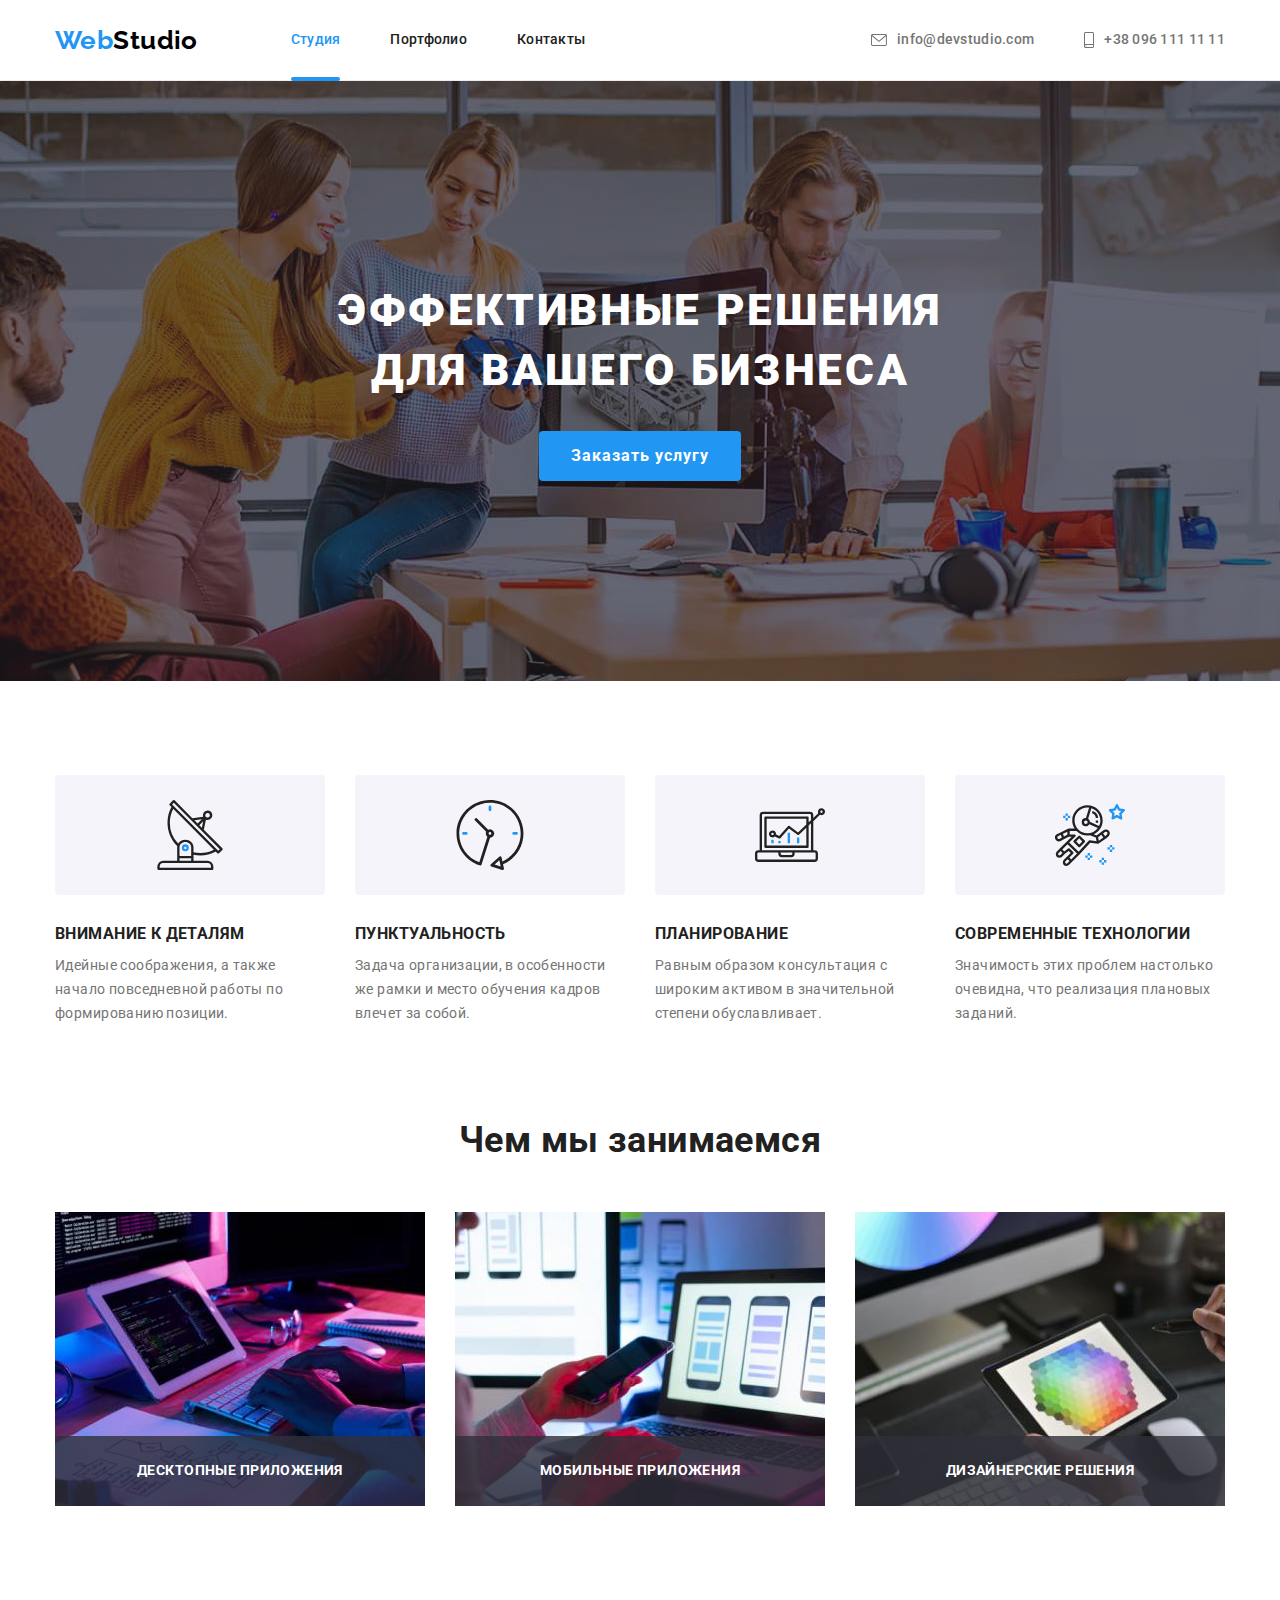
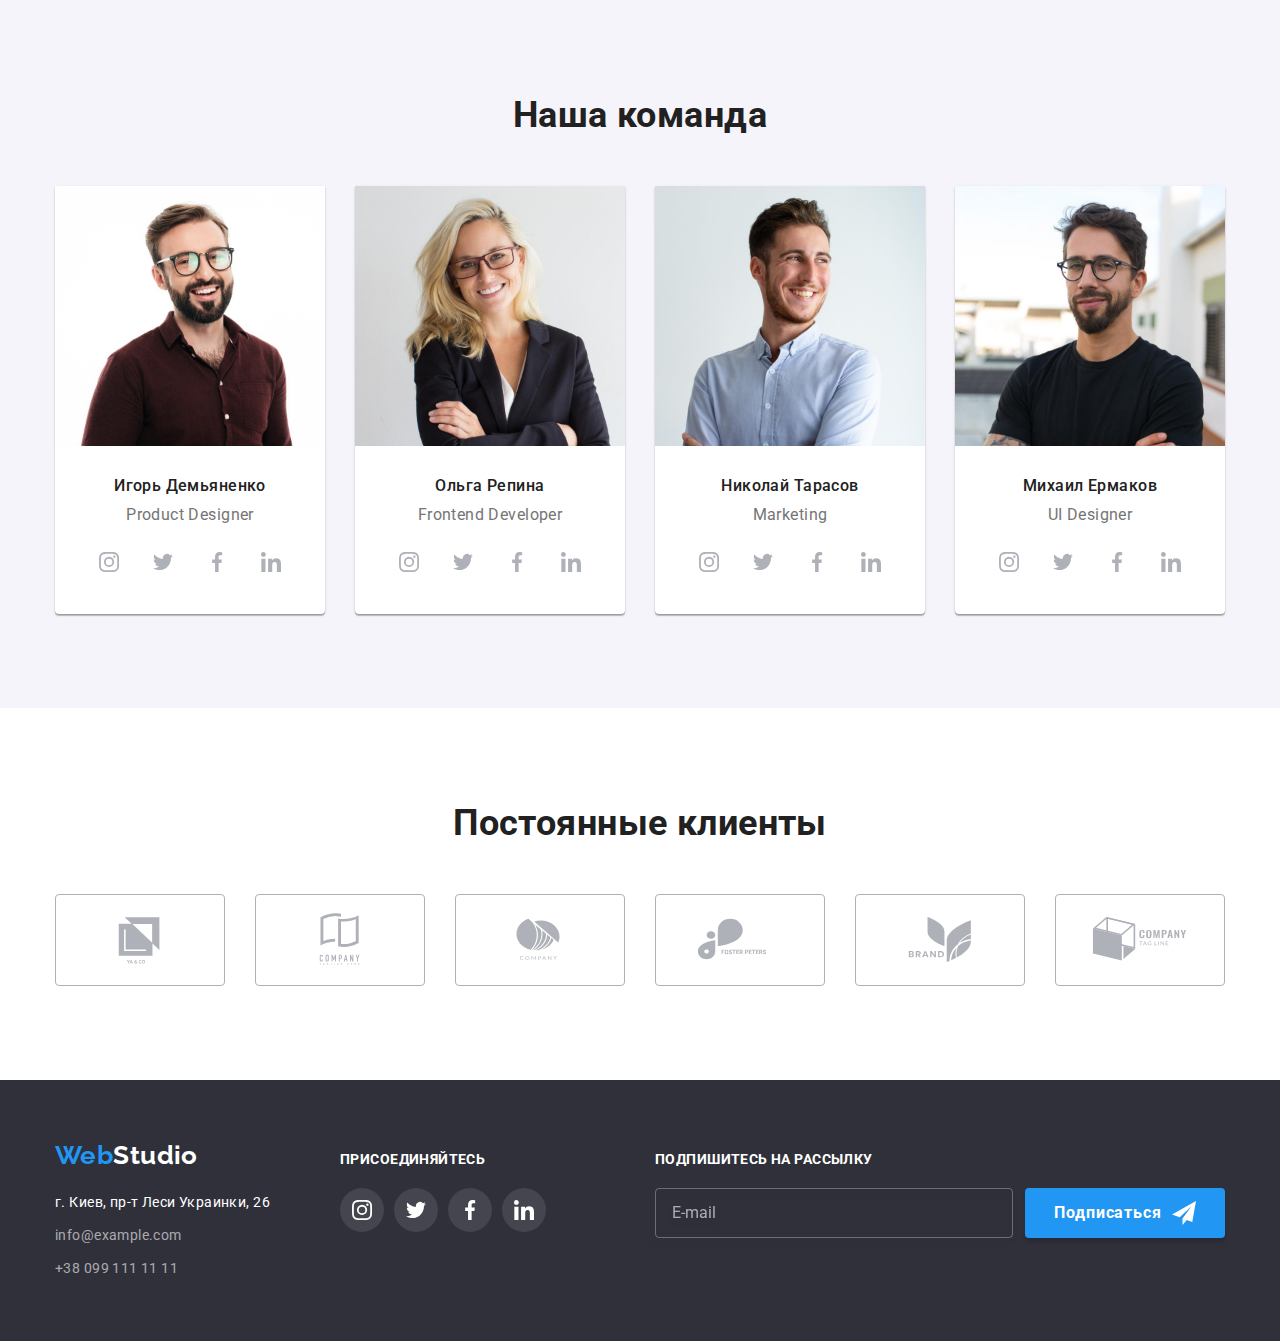
<file: index.html>
<!DOCTYPE html>
<html lang="ru">

<head>
    <meta charset="UTF-8">
    <meta http-equiv="X-UA-Compatible" content="IE=edge">
    <meta name="viewport" content="width=device-width, initial-scale=1.0">
    <title>WebStudio</title>
    <link rel="preconnect" href="https://fonts.googleapis.com">
    <link rel="preconnect" href="https://fonts.gstatic.com" crossorigin>
    <link
        href="https://fonts.googleapis.com/css2?family=Raleway:wght@700&family=Roboto:wght@400;500;700;900&display=swap"
        rel="stylesheet">
    <link rel="stylesheet" href="https://cdnjs.cloudflare.com/ajax/libs/modern-normalize/1.1.0/modern-normalize.min.css">
    <link rel="stylesheet" href="./css/styles.css">
</head>

<body>
    <header class="header-page">
        <div class="container header-content">
        <nav class="site-nav">
            <a href="./index.html" lang="en" class="logo link">Web<span class="logo-accent">Studio</span></a>
            <ul class="navigation list">
                <li class="navigation-item"><a href="./index.html" class="link current">Студия</a></li>
                <li class="navigation-item"><a href="./portfolio.html" class="link">Портфолио</a></li>
                <li class="navigation-item"><a href="" class="link">Контакты</a></li>
            </ul>
        </nav>
        <ul class="contact list">
            <li class="contact-item">
                <a href="mailto:info@devstudio.com" class="link">
                    <svg class="contact-icon" width="16" height="12">
                        <use href="./images/icons.svg#envelope"></use>
                    </svg>info@devstudio.com</a>
            </li>
            <li class="contact-item">
                <a href="tel:+380961111111" class="link">
                    <svg class="contact-icon" width="10" height="16">
                        <use href="./images/icons.svg#smartphone"></use>
                    </svg>+38 096 111 11 11</a>
            </li>
        </ul>
        </div>
    </header>
    <main>
        <!-- Герой -->
        <section class="hero">
            <h1 class="hero-title">Эффективные решения для вашего бизнеса</h1>
            <button type="button" class="button primary" data-modal-open>Заказать услугу</button>
        </section>
        <!--Особенности  -->
        <section class="section">
            <div class="container">
                <ul class="features-list list">
                    <li class="item icon-antenna">
                        <div class="thumb">
                        <svg class="features-icon">
                            <use href="./images/icons.svg#antenna"></use>
                        </svg>
                        </div>
                        <h3 class="features-name">Внимание к деталям</h3>
                        <p class="features-text">Идейные соображения, а также начало повседневной работы по формированию
                            позиции.</p>
                    </li>
                    <li class="item icon-clock">
                        <div class="thumb">
                            <svg class="features-icon">
                            <use href="./images/icons.svg#clock"></use>
                            </svg>
                        </div>
                        <h3 class="features-name">Пунктуальность</h3>
                        <p class="features-text">Задача организации, в особенности же рамки и место обучения кадров влечет
                            за собой.</p>
                    </li>
                    <li class="item icon-diagram">
                        <div class="thumb">
                            <svg class="features-icon">
                                <use href="./images/icons.svg#diagram"></use>
                            </svg>
                        </div>
                        <h3 class="features-name">Планирование</h3>
                        <p class="features-text">Равным образом консультация с широким активом в значительной степени
                            обуславливает.</p>
                    </li>
                    <li class="item icon-astronaut">
                        <div class="thumb">
                            <svg class="features-icon">
                                <use href="./images/icons.svg#astronaut"></use>
                            </svg>
                        </div>
                        <h3 class="features-name">Современные технологии</h3>
                        <p class="features-text">Значимость этих проблем настолько очевидна, что реализация плановых
                            заданий.</p>
                    </li>
                </ul>
            </div>
        </section>
        <!-- чем  мы занимаемся -->
        <section class="section no-top-padding">
            <div class="container">
                <h2 class="task-title title">Чем мы занимаемся</h2>
                <ul class="task-list list">
                    <li class="item">
                        <img src="./images/img.jpg" alt="Программирование" width="370">
                        <p class="description">Десктопные приложения</p>
                    </li>
                    <li class="item">
                        <img src="./images/layout.jpg" alt="Верстка" width="370">
                        <p class="description">Мобильные приложения</p>
                    </li>
                    <li class="item">
                        <img src="./images/design.jpg" alt="Дизайн" width="370">
                        <p class="description">Дизайнерские решения</p>
                    </li>
                </ul>
            </div>
        </section>
        <!-- наша команда -->
        <section class="section team">
            <div class="container">
                <h2 class="team-title title">Наша команда</h2>
                <ul class="team-list list">
                    <li class="item">
                        <img src="./images/product-designer.jpg" alt="Игорь Демьяненко" width="270" class="team-photo">
                        <h3 class="team-member">Игорь Демьяненко</h3>
                        <p lang="en" class="team-position">Product Designer</p>
                        <ul class="list social-links">
                            <li class="item">
                                <a href="https://www.instagram.com/" target="_blank" rel="noopener noreferrer nofollow" class="link">
                                <svg class="social-icons">
                                    <use href="./images/icons.svg#instagram"></use>
                                </svg>
                                </a>
                            </li>
                            <li class="item">
                                <a href="https://twitter.com/" target="_blank" rel="noopener noreferrer nofollow" class="link">
                                    <svg class="social-icons">
                                        <use href="./images/icons.svg#twitter"></use>
                                    </svg>
                                </a>
                            </li>
                            <li class="item">
                                <a href="https://www.facebook.com/" target="_blank" rel="noopener noreferrer nofollow" class="link">
                                    <svg class="social-icons">
                                        <use href="./images/icons.svg#facebook"></use>
                                    </svg>
                                </a>
                            </li>
                            <li class="item">
                                <a href="https://www.linkedin.com/" target="_blank" rel="noopener noreferrer nofollow" class="link">
                                    <svg class="social-icons">
                                        <use href="./images/icons.svg#linkedin"></use>
                                    </svg>
                                </a>
                            </li>
                        </ul>
                    </li>

                    <li class="item">
                        <img src="./images/frontend-developer.jpg" alt="Ольга Репина" width="270" class="team-photo">
                        <h3 class="team-member">Ольга Репина</h3>
                        <p lang="en" class="team-position">Frontend Developer</p>
                        <ul class="list social-links">
                            <li class="item">
                                <a href="https://www.instagram.com/" target="_blank" rel="noopener noreferrer nofollow" class="link">
                                    <svg class="social-icons">
                                        <use href="./images/icons.svg#instagram"></use>
                                    </svg>
                                </a>
                            </li>
                            <li class="item">
                                <a href="https://twitter.com/" target="_blank" rel="noopener noreferrer nofollow" class="link">
                                    <svg class="social-icons">
                                        <use href="./images/icons.svg#twitter"></use>
                                    </svg>
                                </a>
                            </li>
                            <li class="item">
                                <a href="https://www.facebook.com/" target="_blank" rel="noopener noreferrer nofollow" class="link">
                                    <svg class="social-icons">
                                        <use href="./images/icons.svg#facebook"></use>
                                    </svg>
                                </a>
                            </li>
                            <li class="item">
                                <a href="https://www.linkedin.com/" target="_blank" rel="noopener noreferrer nofollow" class="link">
                                    <svg class="social-icons">
                                        <use href="./images/icons.svg#linkedin"></use>
                                    </svg>
                                </a>
                            </li>
                        </ul>
                    </li>

                    <li class="item">
                        <img src="./images/marketing.jpg" alt="Николай Тарасов" width="270" class="team-photo">
                        <h3 class="team-member">Николай Тарасов</h3>
                        <p lang="en" class="team-position">Marketing</p>
                        <ul class="list social-links">
                            <li class="item">
                                <a href="https://www.instagram.com/" target="_blank" rel="noopener noreferrer nofollow" class="link">
                                    <svg class="social-icons">
                                        <use href="./images/icons.svg#instagram"></use>
                                    </svg>
                                </a>
                            </li>
                            <li class="item">
                                <a href="https://twitter.com/" target="_blank" rel="noopener noreferrer nofollow" class="link">
                                    <svg class="social-icons">
                                        <use href="./images/icons.svg#twitter"></use>
                                    </svg>
                                </a>
                            </li>
                            <li class="item">
                                <a href="https://www.facebook.com/" target="_blank" rel="noopener noreferrer nofollow" class="link">
                                    <svg class="social-icons">
                                        <use href="./images/icons.svg#facebook"></use>
                                    </svg>
                                </a>
                            </li>
                            <li class="item">
                                <a href="https://www.linkedin.com/" target="_blank" rel="noopener noreferrer nofollow" class="link">
                                    <svg class="social-icons">
                                        <use href="./images/icons.svg#linkedin"></use>
                                    </svg>
                                </a>
                            </li>
                        </ul>
                    </li>

                    <li class="item">
                        <img src="./images/ui-designer.jpg" alt="Михаил Ермаков" width="270" class="team-photo">
                        <h3 class="team-member">Михаил Ермаков</h3>
                        <p lang="en" class="team-position">UI Designer</p>
                        <ul class="list social-links">
                            <li class="item">
                                <a href="https://www.instagram.com/" target="_blank" rel="noopener noreferrer nofollow" class="link">
                                    <svg class="social-icons">
                                        <use href="./images/icons.svg#instagram"></use>
                                    </svg>
                                </a>
                            </li>
                            <li class="item">
                                <a href="https://twitter.com/" target="_blank" rel="noopener noreferrer nofollow" class="link">
                                    <svg class="social-icons">
                                        <use href="./images/icons.svg#twitter"></use>
                                    </svg>
                                </a>
                            </li>
                            <li class="item">
                                <a href="https://www.facebook.com/" target="_blank" rel="noopener noreferrer nofollow" class="link">
                                    <svg class="social-icons">
                                        <use href="./images/icons.svg#facebook"></use>
                                    </svg>
                                </a>
                            </li>
                            <li class="item">
                                <a href="https://www.linkedin.com/" target="_blank" rel="noopener noreferrer nofollow" class="link">
                                    <svg class="social-icons">
                                        <use href="./images/icons.svg#linkedin"></use>
                                    </svg>
                                </a>
                            </li>
                        </ul>
                    </li>
                </ul>
            </div>
        </section>
        <!-- Постоянные клиенты -->
        <section class="section">
            <div class="container">
                <h2 class="clients-title title">Постоянные клиенты</h2>
                <ul class="clients-list list">
                    <li class="item">
                        <a href="" class="link">
                            <svg class="clients-icon">
                                <use href="./images/icons.svg#logo-a"></use>
                            </svg>
                        </a>
                    </li>
                    <li class="item">
                        <a href="" class="link">
                            <svg class="clients-icon">
                                <use href="./images/icons.svg#logo-b"></use>
                            </svg>
                        </a>
                    </li>
                    <li class="item">
                        <a href="" class="link">
                            <svg class="clients-icon">
                                <use href="./images/icons.svg#logo-c"></use>
                            </svg>
                        </a>
                    </li>
                    <li class="item">
                        <a href="" class="link">
                            <svg class="clients-icon">
                                <use href="./images/icons.svg#logo-d"></use>
                            </svg>
                        </a>
                    </li>
                    <li class="item">
                        <a href="" class="link">
                            <svg class="clients-icon">
                                <use href="./images/icons.svg#logo-e"></use>
                            </svg>
                        </a>
                    </li>
                    <li class="item">
                        <a href="" class="link">
                            <svg class="clients-icon">
                                <use href="./images/icons.svg#logo-f"></use>
                            </svg>
                        </a>
                    </li>
                </ul>

            </div>
        </section>
    </main>
    <footer class="footer">
        <div class="container footer-content">
            <div class="address-block">
            <a href="./index.html" lang="en" class="logo link">Web<span class="footer-logo">Studio</span></a>
            <address class="address">
                <ul class="address-list list">
                    <li class="item"><a href="" class="map link">г. Киев, пр-т Леси Украинки, 26</a></li>
                    <li class="item"><a href="mailto:info@example.com" class="mail link">info@example.com</a></li>
                    <li class="item"><a href="tel:+380991111111" class="tel link">+38 099 111 11 11</a></li>
                </ul>
            </address>
            </div>
            <div class="social-links-block">
            <p class="footer-text">присоединяйтесь</p>
            <ul class="list social-links">
                <li class="item">
                    <a href="https://www.instagram.com/" target="_blank" rel="noopener noreferrer nofollow" class="link footer-link">
                        <svg class="social-icons">
                            <use href="./images/icons.svg#instagram"></use>
                        </svg>
                    </a>
                </li>
                <li class="item">
                    <a href="https://twitter.com/" target="_blank" rel="noopener noreferrer nofollow" class="link footer-link">
                        <svg class="social-icons">
                            <use href="./images/icons.svg#twitter"></use>
                        </svg>
                    </a>
                </li>
                <li class="item">
                    <a href="https://www.facebook.com/" target="_blank" rel="noopener noreferrer nofollow" class="link footer-link">
                        <svg class="social-icons">
                            <use href="./images/icons.svg#facebook"></use>
                        </svg>
                    </a>
                </li>
                <li class="item">
                    <a href="https://www.linkedin.com/" target="_blank" rel="noopener noreferrer nofollow" class="link footer-link">
                        <svg class="social-icons">
                            <use href="./images/icons.svg#linkedin"></use>
                        </svg>
                    </a>
                </li>
            </ul>  
            </div>
            <form class="signup" autocomplete="on">
                <div class="signup-label">
                    <b class="signup-text">Подпишитесь на рассылку</b>
                    <input type="email" name="email" class="signup-input" placeholder="E-mail">
                </div>
                <button type="submit" class="signup-button">Подписаться
                    <svg class="signup-icon">
                        <use href="./images/icons.svg#send"></use>
                    </svg>
                </button>
            </form>
        </div> 
    </footer>
    <div class="backdrop is-hidden" data-modal>
        <div class="modal">
            <button type="button" class="button-close" data-modal-close>
                <svg class=btn-close-icon>
                    <use href='./images/icons.svg#close-black'></use>
                </svg>
            </button>
            <form class="order">
                <p class="order-text">Оставьте свои данные, мы вам перезвоним</p>
                <div class="order-data">
                <label class="order-label">
                    <span class="order-label-name">Имя</span>
                    <span class="order-input-wrapper">
                    <input type="text" name="client-name" class="order-input">
                    <svg class="order-icons">
                        <use href="./images/icons.svg#person-black"></use>
                    </svg>
                    </span>
                </label>
                <label class="order-label">
                    <span class="order-label-name">Телефон</span>
                    <span class="order-input-wrapper">
                        <input type="tel" name="client-tel" class="order-input">
                    <svg class="order-icons">
                        <use href="./images/icons.svg#phone-black"></use>
                    </svg>
                    </span>
                </label>
                <label class="order-label">
                    <span class="order-label-name">Почта</span>
                    <span class="order-input-wrapper">
                    <input type="email" name="client-email" class="order-input">
                    <svg class="order-icons">
                        <use href="./images/icons.svg#email-black"></use>
                    </svg>
                </span>
                </label>
                <label class="order-label">
                    <span class="order-label-name">Комментарий</span>
                    <textarea name="client-feedback" rows="10" placeholder="Введите текст" class="order-input feedback"></textarea>
                </label>
            </div>
                
                <label class="order-agreement">
                    <input type="checkbox" name="agreement" class="checkbox">
                    <span class="check-icon"></span>
                    Соглашаюсь с рассылкой и принимаю&#160;
                   <a href="" class="agreement-link">Условия договора</a> 
                </label>
                <button type="submit" class="modal-button">Отправить</button>
            </form>
        </div>
    </div>
    <script src="./js/modal.js"></script>
</body>

</html>
</file>
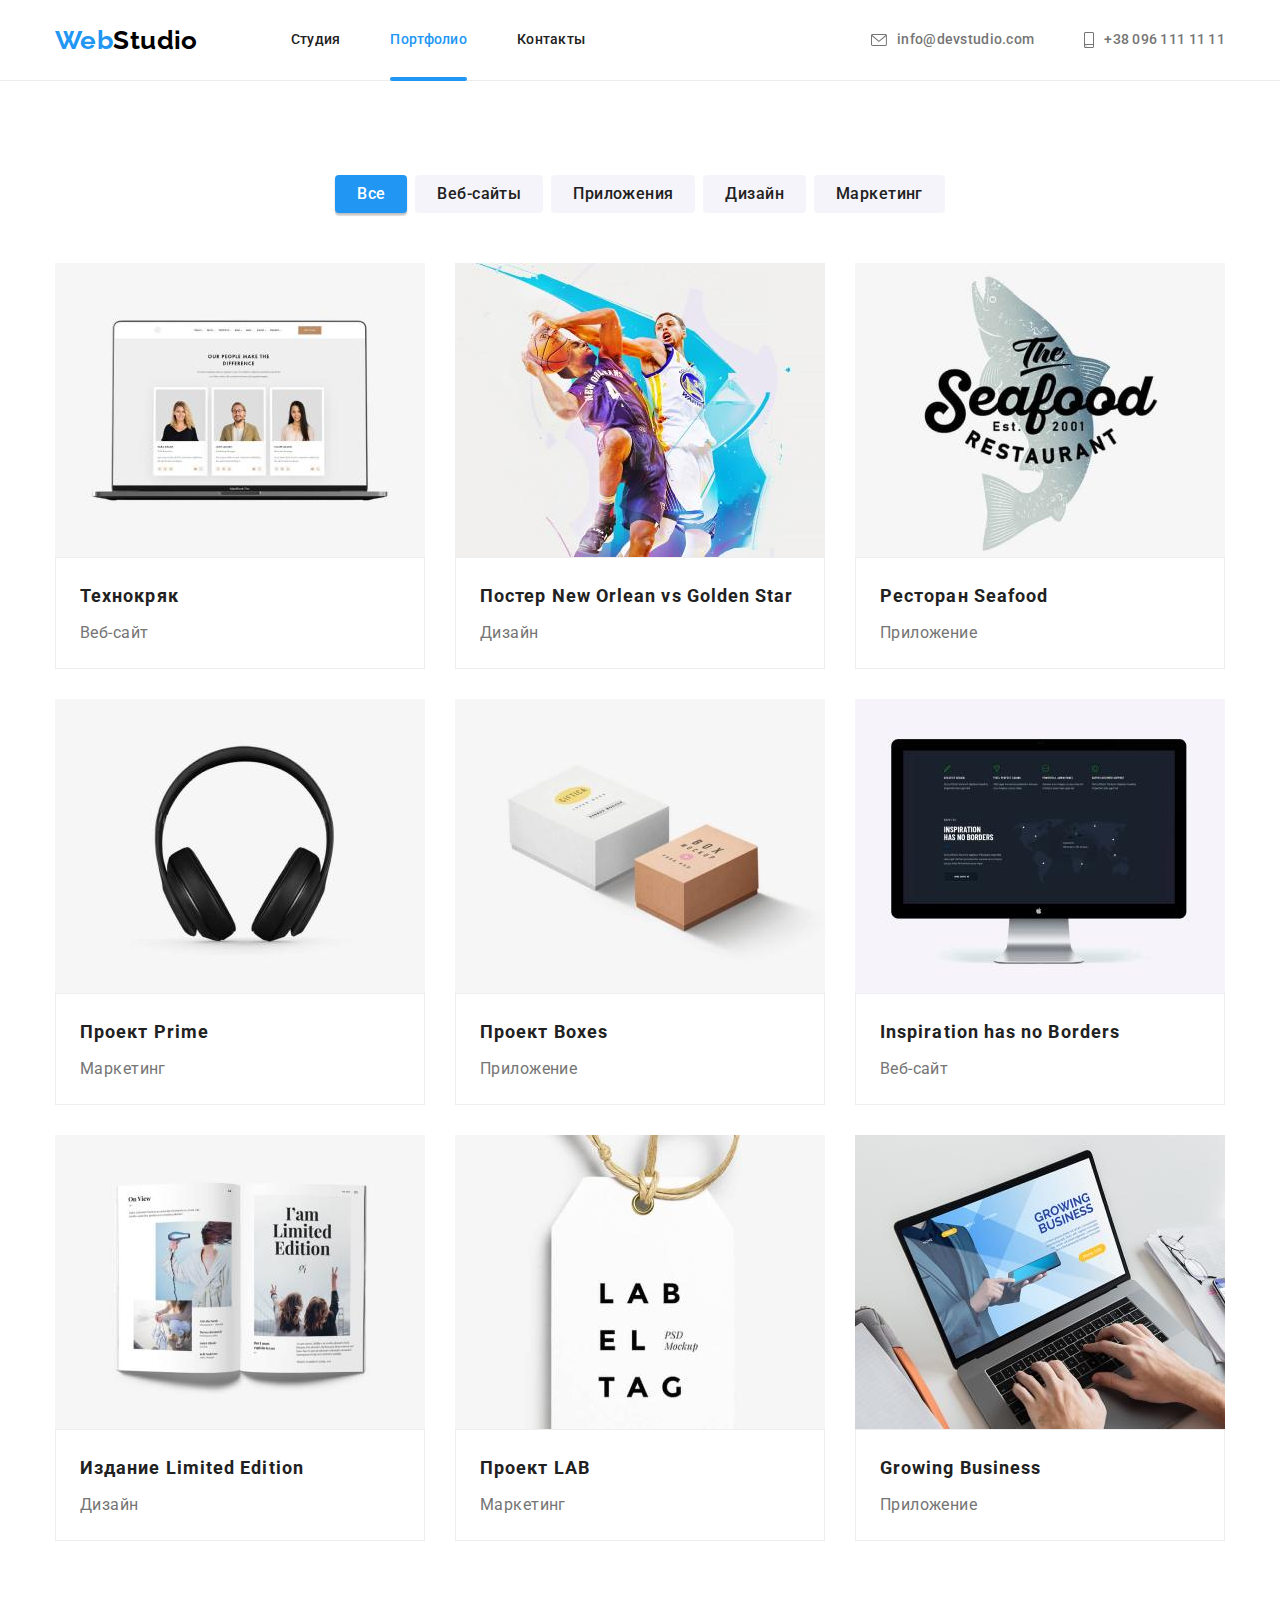
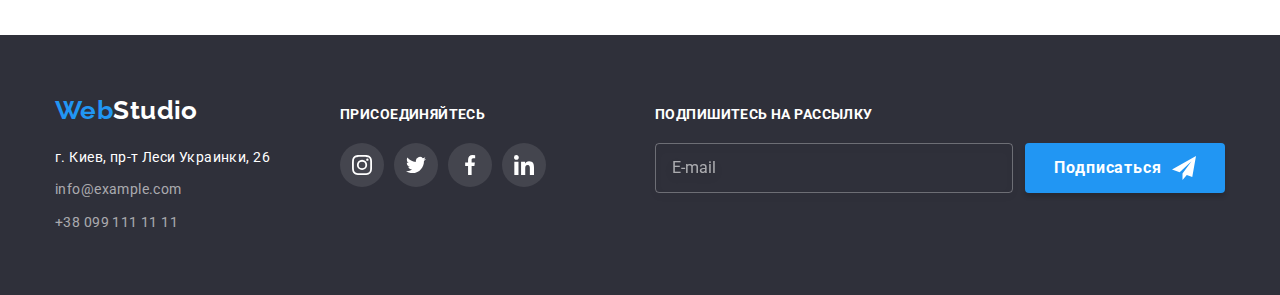
<file: portfolio.html>
<!DOCTYPE html>
<html lang="en">

<head>
    <meta charset="UTF-8">
    <meta http-equiv="X-UA-Compatible" content="IE=edge">
    <meta name="viewport" content="width=device-width, initial-scale=1.0">
    <title>Портфолио</title>
    <link rel="preconnect" href="https://fonts.googleapis.com">
    <link rel="preconnect" href="https://fonts.gstatic.com" crossorigin>
    <link
        href="https://fonts.googleapis.com/css2?family=Raleway:wght@700&family=Roboto:wght@400;500;700;900&display=swap"
        rel="stylesheet">
    <link rel="stylesheet" href="https://cdnjs.cloudflare.com/ajax/libs/modern-normalize/1.1.0/modern-normalize.min.css">
    <link rel="stylesheet" href="./css/styles.css">
</head>

<body>
<header class="header-page">
    <div class="container header-content">
        <nav class="site-nav">
            <a href="./index.html" lang="en" class="logo link">Web<span class="logo-accent">Studio</span></a>
            <ul class="navigation list">
                <li class="navigation-item"><a href="./index.html" class="link">Студия</a></li>
                <li class="navigation-item"><a href="./portfolio.html" class="link current">Портфолио</a></li>
                <li class="navigation-item"><a href="" class="link">Контакты</a></li>
            </ul>
        </nav>
        <ul class="contact list">
            <li class="contact-item">
                <a href="mailto:info@devstudio.com" class="link">
                    <svg class="contact-icon" width="16" height="12">
                        <use href="./images/icons.svg#envelope"></use>
                    </svg>info@devstudio.com</a>
            </li>
            <li class="contact-item">
                <a href="tel:+380961111111" class="link">
                    <svg class="contact-icon" width="10" height="16">
                        <use href="./images/icons.svg#smartphone"></use>
                    </svg>+38 096 111 11 11</a>
            </li>
        </ul>
    </div>
</header>
    <main>
        <!--Наши работы  -->
        <Section class="section">
            <div class="container">
                <h1 hidden>Наши работы</h1>
                <ul class="filter-list list">
                    <li class="item">
                        <button type="button" class="button filter current">Все</button>
                    </li>
                    <li class="item">
                        <button type="button" class="button filter">Веб-сайты</button>
                    </li>
                    <li class="item">
                        <button type="button" class="button filter">Приложения</button>
                    </li>
                    <li class="item">
                        <button type="button" class="button filter">Дизайн</button>
                    </li>
                    <li class="item">
                        <button type="button" class="button filter">Маркетинг</button>
                    </li>
                </ul>
                <ul class="portfolio-list list">
                    <li class="portfolio-item">
                        <a href="" class="link portfolio-link">
                            <div class="thumb">
                            <img src="./images/techno.jpg" alt="Дисплей ноутбука" width="370" class="portfolio-photo">
                            <p class="portfolio-information">Технокряк это современная площадка распространения коронавируса. Компании используют эту платформу для цифрового
                            шпионажа и атак на защищённые сервера конкурентов.</p>
                            </div>
                            <div class="portfolio-description">
                                <h2 class="portfolio-name">Технокряк</h2>
                                <p class="portfolio-text">Веб-сайт</p>
                            </div>
                        </a>
                    </li>

                    <li class="portfolio-item">
                        <a href="" class="link portfolio-link">
                            <div class="thumb">
                            <img src="./images/poster.jpg" alt="Два человека играют в баскетбол" width="370" class="portfolio-photo">
                            <p class="portfolio-information">Технокряк это современная площадка распространения коронавируса. Компании используют
                                эту платформу для цифрового
                                шпионажа и атак на защищённые сервера конкурентов.</p>
                            </div>
                            <div class="portfolio-description">
                                <h2 class="portfolio-name">Постер New Orlean vs Golden Star</h2>
                                <p class="portfolio-text">Дизайн</p>
                            </div>
                        </a>
                    </li>

                    <li class="portfolio-item">
                        <a href="" class="link portfolio-link">
                            <div class="thumb">
                            <img src="./images/seafood.jpg" alt="Эмблема ресторана сифуд" width="370" class="portfolio-photo">
                            <p class="portfolio-information">Технокряк это современная площадка распространения коронавируса. Компании используют
                                эту платформу для цифрового
                                шпионажа и атак на защищённые сервера конкурентов.</p>
                            </div>
                            <div class="portfolio-description">
                                <h2 class="portfolio-name">Ресторан Seafood</h2>
                                <p class="portfolio-text">Приложение</p>
                            </div>
                        </a>
                    </li>

                    <li class="portfolio-item">
                        <a href="" class="link portfolio-link">
                            <div class="thumb">
                            <img src="./images/prime.jpg" alt="Черные большие наушники" width="370" class="portfolio-photo">
                            <p class="portfolio-information">Технокряк это современная площадка распространения коронавируса. Компании используют
                                эту платформу для цифрового
                                шпионажа и атак на защищённые сервера конкурентов.</p>
                            </div>
                            <div class="portfolio-description">
                                <h2 class="portfolio-name">Проект Prime</h2>
                                <p class="portfolio-text">Маркетинг</p>
                            </div>
                        </a>
                    </li>

                    <li class="portfolio-item">
                        <a href="" class="link portfolio-link">
                            <div class="thumb">
                            <img src="./images/boxes.jpg" alt="Две коробки" width="370" class="portfolio-photo">
                            <p class="portfolio-information">Технокряк это современная площадка распространения коронавируса. Компании используют
                                эту платформу для цифрового
                                шпионажа и атак на защищённые сервера конкурентов.</p>
                            </div>
                            <div class="portfolio-description">
                                <h2 class="portfolio-name">Проект Boxes</h2>
                                <p class="portfolio-text">Приложение</p>
                            </div>
                        </a>
                    </li>

                    <li class="portfolio-item">
                        <a href="" class="link portfolio-link">
                            <div class="thumb">
                            <img src="./images/inspiration.jpg" alt="Черный мотонитор" width="370" class="portfolio-photo">
                            <p class="portfolio-information">Технокряк это современная площадка распространения коронавируса. Компании используют
                                эту платформу для цифрового
                                шпионажа и атак на защищённые сервера конкурентов.</p>
                            </div>
                            <div class="portfolio-description">
                                <h2 class="portfolio-name">Inspiration has no Borders</h2>
                                <p class="portfolio-text">Веб-сайт</p>
                            </div>
                        </a>
                    </li>

                    <li class="portfolio-item">
                        <a href="" class="link portfolio-link">
                            <div class="thumb">
                            <img src="./images/limited-edition.jpg" alt="Журнал в развернутом виде" width="370" class="portfolio-photo">
                            <p class="portfolio-information">Технокряк это современная площадка распространения коронавируса. Компании используют
                                эту платформу для цифрового
                                шпионажа и атак на защищённые сервера конкурентов.</p>
                            </div>
                            <div class="portfolio-description">
                                <h2 class="portfolio-name">Издание Limited Edition</h2>
                                <p class="portfolio-text">Дизайн</p>
                            </div>
                        </a>
                    </li>

                    <li class="portfolio-item">
                        <a href="" class="link portfolio-link">
                            <div class="thumb">
                            <img src="./images/lab.jpg" alt="Бирка с надписью лаб на английском" width="370" class="portfolio-photo">
                            <p class="portfolio-information">Технокряк это современная площадка распространения коронавируса. Компании используют
                                эту платформу для цифрового
                                шпионажа и атак на защищённые сервера конкурентов.</p>
                            </div>
                            <div class="portfolio-description">
                                <h2 class="portfolio-name">Проект LAB</h2>
                                <p class="portfolio-text">Маркетинг</p>
                            </div>
                        </a>
                    </li>

                    <li class="portfolio-item">
                        <a href="" class="link portfolio-link">
                            <div class="thumb">
                            <img src="./images/growing-business.jpg"
                                alt="Ноутбук, на дисплее которого открыта страница гроуинг бизнес на английском" width="370" class="portfolio-photo">
                            <p class="portfolio-information">Технокряк это современная площадка распространения коронавируса. Компании используют
                                эту платформу для цифрового
                                шпионажа и атак на защищённые сервера конкурентов.</p>
                            </div>
                                <div class="portfolio-description">
                                <h2 class="portfolio-name">Growing Business</h2>
                                <p class="portfolio-text">Приложение</p>
                            </div>
                        </a>
                    </li>
                </ul>
            </div>
        </Section>
    </main>
<footer class="footer">
    <div class="container footer-content">
        <div class="address-block">
            <a href="./index.html" lang="en" class="logo link">Web<span class="footer-logo">Studio</span></a>
            <address class="address">
                <ul class="address-list list">
                    <li class="item"><a href="" class="map link">г. Киев, пр-т Леси Украинки, 26</a></li>
                    <li class="item"><a href="mailto:info@example.com" class="mail link">info@example.com</a></li>
                    <li class="item"><a href="tel:+380991111111" class="tel link">+38 099 111 11 11</a></li>
                </ul>
            </address>
        </div>
        <div class="social-links-block">
            <p class="footer-text">присоединяйтесь</p>
            <ul class="list social-links">
                <li class="item">
                    <a href="https://www.instagram.com/" target="_blank" rel="noopener noreferrer nofollow"
                        class="link footer-link">
                        <svg class="social-icons">
                            <use href="./images/icons.svg#instagram"></use>
                        </svg>
                    </a>
                </li>
                <li class="item">
                    <a href="https://twitter.com/" target="_blank" rel="noopener noreferrer nofollow"
                        class="link footer-link">
                        <svg class="social-icons">
                            <use href="./images/icons.svg#twitter"></use>
                        </svg>
                    </a>
                </li>
                <li class="item">
                    <a href="https://www.facebook.com/" target="_blank" rel="noopener noreferrer nofollow"
                        class="link footer-link">
                        <svg class="social-icons">
                            <use href="./images/icons.svg#facebook"></use>
                        </svg>
                    </a>
                </li>
                <li class="item">
                    <a href="https://www.linkedin.com/" target="_blank" rel="noopener noreferrer nofollow"
                        class="link footer-link">
                        <svg class="social-icons">
                            <use href="./images/icons.svg#linkedin"></use>
                        </svg>
                    </a>
                </li>
            </ul>
        </div>
    <form class="signup" autocomplete="on">
        <div class="signup-label">
            <b class="signup-text">Подпишитесь на рассылку</b>
            <input type="email" name="email" class="signup-input" placeholder="E-mail">
        </div>
        <button type="submit" class="signup-button">Подписаться
            <svg class="signup-icon">
                <use href="./images/icons.svg#send"></use>
            </svg>
        </button>
    </form>
    </div>
</footer>
</body>

</html>
</file>
<file: css/styles.css>
:root {
  --main-text-color: #212121;
  --complementary-text-color: #757575;
  --accent-text-color: #ffffff;
  --complementary-accent-color: #2196f3;
  --primary-button-color: #2196f3;
  --footer-mail-tel-color: rgba(255, 255, 255, 0.6);
  --footer-input-color: rgba(255, 255, 255, 0.3);
  --main-background-color: #ffffff;
  --studio-text-color: #000000;
  --second-background-color: #2f303a;
  --task-bachground-color: rgba(47, 48, 58, 0.8);
  --button-background-color: #188ce8;
  --filter-button-color: #f5f4fa;
  --team-background-color: #f5f4fa;
  --portfolio-border-color: #eeeeee;
  --portfolio-background-color: rgba(33, 150, 243, 0.9);
  --header-border-color: #ececec;
  --hero-background-color: #c4c4c4;
  --gradient-color: rgba(47, 48, 58, 0.4);
  --features-bg-color: #f5f4fa;
  --social-client-links-color: #afb1b8;
  --footer-link-bgc: rgba(255, 255, 255, 0.1);
  --transition-timing-function: cubic-bezier(0.4, 0, 0.2, 1);
  --transition-duration: 250ms;
  --backdrop-bg-color: rgba(0, 0, 0, 0.2);
  --feedback-text-color: rgba(117, 117, 117, 0.5);
  --modal-input-border: rgba(33, 33, 33, 0.2);
}
/* Общие стили для двух страниц */

body {
  background-color: var(--main-background-color);
  color: var(--main-text-color);
  font-family: Roboto, sans-serif;
  font-size: 14px;
  letter-spacing: 0.03em;
  line-height: 1.71;
}

.list {
  margin: 0;
  padding: 0;
  list-style: none;
}

.link {
  text-decoration: none;
}

h1,
h2,
h3,
h4,
p {
  margin: 0;
  padding: 0;
}

img {
  display: block;
  max-width: 100%;
}

.container {
  margin-right: auto;
  margin-left: auto;
  width: 1200px;
  padding-left: 15px;
  padding-right: 15px;
  /* outline: 1px solid tomato; */
}

.section {
  padding-top: 94px;
  padding-bottom: 94px;
}

/* Шапка */

.header-page {
  border-bottom: 1px solid var(--header-border-color);
}

.header-content {
  display: flex;
  align-items: center;
}

.site-nav {
  display: flex;
  align-items: center;
}

/* Логотип */

.logo {
  color: var(--complementary-accent-color);

  font-family: Raleway, sans-serif;
  font-weight: 700;
  font-size: 26px;
  line-height: 1.19;
}

.logo-accent {
  color: var(--studio-text-color);
}

/* Навигация */

.navigation {
  display: flex;
  margin-left: 93px;
}

.navigation-item + .navigation-item {
  margin-left: 50px;
}

.navigation .link {
  display: block;
  padding-top: 32px;
  padding-bottom: 32px;

  color: var(--main-text-color);
  font-weight: 500;
  line-height: 1.14;
  letter-spacing: 0.02em;

  transition: color var(--transition-duration) var(--transition-timing-function);
}

.navigation .link:hover,
.navigation .link:focus {
  color: var(--complementary-accent-color);
}

.navigation .link.current {
  color: var(--complementary-accent-color);
  position: relative;
}

.navigation .link.current::after {
  content: "";

  position: absolute;
  bottom: -1px;
  left: 0;

  display: block;
  width: 100%;
  height: 4px;
  border-radius: 2px;

  background-color: var(--complementary-accent-color);
}

/* Контакты в шапке */

.contact {
  display: flex;
  margin-left: auto;
}

.contact-item:not(:last-child) {
  margin-right: 50px;
}

.contact .link {
  padding-top: 32px;
  padding-bottom: 32px;
  display: flex;
  align-items: center;

  color: var(--complementary-text-color);
  font-weight: 500;
  line-height: 1.14;
  letter-spacing: 0.02em;

  transition: color var(--transition-duration) var(--transition-timing-function);
}

.contact .link:hover,
.contact .link:focus {
  color: var(--complementary-accent-color);
}

.contact-icon {
  margin-right: 10px;
  fill: currentColor;
}

/* Главная страница */
/* Герой */
.hero {
  padding: 200px 0;
  max-width: 1600px;
  height: 600px;
  margin-left: auto;
  margin-right: auto;
  background-color: var(--hero-background-color);
  text-align: center;
  background-image: linear-gradient(
      var(--gradient-color),
      var(--gradient-color)
    ),
    url("../images/hero-background.jpg");
  background-repeat: no-repeat;
  background-position: center;
  background-size: cover;
  /* outline: 1px solid tomato; */
}

.hero-title {
  margin-top: 0px;
  margin-bottom: 30px;
  margin-left: auto;
  margin-right: auto;
  max-width: 700px;
  color: var(--accent-text-color);
  font-weight: 900;
  font-size: 44px;
  line-height: 1.36;
  letter-spacing: 0.06em;
  text-transform: uppercase;
}

.button.primary {
  padding: 10px 32px;
  border-radius: 4px;
  border: none;
  min-width: 200px;

  color: var(--accent-text-color);
  background-color: var(--primary-button-color);
  font-family: inherit;
  font-weight: 700;
  font-size: 16px;
  line-height: 1.88;
  align-items: center;
  text-align: center;
  letter-spacing: 0.06em;
  cursor: pointer;

  transition: background-color var(--transition-duration)
    var(--transition-timing-function);
}

.button.primary:hover,
.button.primary:focus {
  background-color: var(--button-background-color);
}

/* Особенности */

.features-list {
  display: flex;
  flex-wrap: wrap;
  margin-top: -30px;
  margin-left: -30px;
}

.features-list > .item {
  width: calc(100% / 4 - 30px);
  margin-top: 30px;
  margin-left: 30px;
}

.features-list .thumb {
  display: flex;
  margin-bottom: 30px;
  align-items: center;
  justify-content: center;
  height: 120px;
  border-radius: 4px;
  background-color: var(--features-bg-color);
}

.features-icon {
  width: 70px;
  height: 70px;
}
/* .features-list > .item::before {
  display: block;
  content: "";
  height: 120px;
  margin-bottom: 30px;
  border-radius: 4px;
  padding: 25px 100px;

  background-color: var(--features-bg-color);
  background-size: 70px;
  background-repeat: no-repeat;
  background-position: center;
}

.features-list .icon-antenna::before {
  background-image: url(../images/antenna.png);
}

.features-list .icon-clock::before {
  background-image: url(../images/clock.png);
} */

.features-name {
  margin-bottom: 10px;
  font-weight: 700;
  line-height: 1.14;
  text-transform: uppercase;
}

.features-text {
  color: var(--complementary-text-color);
}

/* Чем мы занимаемся */

.title {
  font-weight: 700;
  font-size: 36px;
  line-height: 1.17;
  text-align: center;
  margin-bottom: 50px;
}

.section.no-top-padding {
  padding-top: 0;
}

.task-list {
  display: flex;
  flex-wrap: wrap;
  margin-top: -30px;
  margin-left: -30px;
}

.task-list > .item {
  width: calc(100% / 3 - 30px);
  margin-top: 30px;
  margin-left: 30px;

  position: relative;
}

.task-list .description {
  position: absolute;
  bottom: 0;
  left: 0;
  width: 100%;
  padding-top: 27px;
  padding-bottom: 27px;

  font-weight: 700;
  line-height: 1.14;
  text-align: center;
  text-transform: uppercase;
  color: var(--accent-text-color);
  background-color: var(--task-bachground-color);
}

/* Наша команда */

.team {
  background-color: var(--team-background-color);
}

.team-list {
  display: flex;
  flex-wrap: wrap;
  margin-top: -30px;
  margin-left: -30px;
}

.team-list > .item {
  margin-top: 30px;
  margin-left: 30px;
  padding-bottom: 30px;

  background-color: var(--main-background-color);
  text-align: center;
  width: calc(100% / 4 - 30px);
  box-shadow: 0px 1px 3px rgba(0, 0, 0, 0.12), 0px 1px 1px rgba(0, 0, 0, 0.14),
    0px 2px 1px rgba(0, 0, 0, 0.2);
  border-radius: 0px 0px 4px 4px;
}

.team-photo {
  margin-bottom: 30px;
}

.team-member {
  margin-bottom: 10px;

  font-weight: 500;
  font-size: 16px;
  line-height: 1.19;
}

.team-position {
  color: var(--complementary-text-color);
  font-size: 16px;
  line-height: 1.19;
  margin-bottom: 16px;
}

.social-links {
  display: flex;
  justify-content: center;
}

.social-links .item {
  width: 44px;
  height: 44px;
}

.social-icons {
  width: 20px;
  height: 20px;
  fill: var(--social-client-links-color);
  transition: fill var(--transition-duration) var(--transition-timing-function);
}

.social-links .item + .item {
  margin-left: 10px;
}

.social-links .link {
  display: flex;
  justify-content: center;
  align-items: center;
  width: 100%;
  height: 100%;
  border-radius: 50%;

  transition: background-color var(--transition-duration)
    var(--transition-timing-function);
}

.social-links .link:focus,
.social-links .link:hover {
  background-color: var(--complementary-accent-color);
}

.social-links .link:focus .social-icons,
.social-links .link:hover .social-icons {
  fill: var(--accent-text-color);
}

/* Постоянные клиенты */

.clients-list {
  display: flex;
  flex-wrap: wrap;
  margin-top: -30px;
  margin-left: -30px;
}

.clients-list > .item {
  margin-top: 30px;
  margin-left: 30px;
  width: calc(100% / 6 - 30px);
}

.clients-list .link {
  display: flex;
  justify-content: center;
  align-items: center;
  border: 1px solid var(--social-client-links-color);
  border-radius: 4px;
  height: 92px;
  color: var(--social-client-links-color);

  transition: border var(--transition-duration)
    var(--transition-timing-function);
}

.clients-icon {
  width: 106px;
  height: 60px;
  fill: currentColor;

  transition: fill var(--transition-duration) var(--transition-timing-function);
}

.clients-list .link:focus,
.clients-list .link:hover {
  border: 1px solid var(--complementary-accent-color);
  outline: none;
}

.clients-list .link:focus .clients-icon,
.clients-list .link:hover .clients-icon {
  fill: var(--complementary-accent-color);
}

/* Подвал */

.footer {
  padding-top: 60px;
  padding-bottom: 60px;

  background-color: var(--second-background-color);
}

.footer-content {
  display: flex;
  align-items: baseline;
}

.footer-logo {
  color: var(--accent-text-color);
}

.footer .logo {
  display: block;
  margin-bottom: 20px;
}

.address {
  font-style: normal;
}

.address-list .item:not(:last-child) {
  margin-bottom: 9px;
}

.map {
  color: var(--accent-text-color);
}

.mail,
.tel {
  color: var(--footer-mail-tel-color);
}

.address .link {
  transition: color var(--transition-duration) var(--transition-timing-function);
}

.address .link:hover,
.address .link:focus {
  color: var(--complementary-accent-color);
}

.address-block {
  margin-right: 70px;
}

.footer-text {
  margin-bottom: 20px;
  font-weight: 700;
  font-size: 14px;
  line-height: 1.14;
  text-transform: uppercase;
  color: var(--accent-text-color);
}

.footer-link {
  background-color: var(--footer-link-bgc);
}
.footer .social-icons {
  fill: var(--accent-text-color);
}

.signup {
  display: flex;
  margin-left: auto;
}

.signup-label {
  display: flex;
  flex-direction: column;
  margin-right: 12px;
}

.signup-text {
  margin-bottom: 20px;
  font-weight: 700;
  line-height: 1.14;
  text-transform: uppercase;
  color: var(--accent-text-color);
}

.signup-input {
  width: 358px;
  padding-left: 16px;
  padding-right: 16px;
  padding-top: 15px;
  padding-bottom: 15px;
  border: 1px solid var(--footer-input-color);
  border-radius: 4px;
  filter: drop-shadow(0px 4px 4px rgba(0, 0, 0, 0.15));
  background-color: transparent;
  font-family: inherit;
  font-size: 16px;
  outline: none;
  color: var(--footer-mail-tel-color);
  transition: border-color var(--transition-duration)
    var(--transition-timing-function);
}

.signup-input::placeholder {
  color: var(--footer-mail-tel-color);
}

.signup-input:focus {
  border-color: var(--complementary-accent-color);
}

.signup-button {
  display: flex;
  justify-content: center;
  align-items: center;
  align-self: flex-end;
  padding: 0;
  height: 50px;
  min-width: 200px;
  box-shadow: 0px 4px 4px rgba(0, 0, 0, 0.15);
  border-radius: 4px;
  border: none;
  background-color: var(--primary-button-color);
  cursor: pointer;

  font-family: inherit;
  font-weight: 700;
  font-size: 16px;
  line-height: 1.87;
  text-align: center;
  letter-spacing: 0.06em;
  color: var(--accent-text-color);
  transition: background-color var(--transition-duration)
    var(--transition-timing-function);
}

.signup-button:focus,
.signup-button:hover {
  background-color: var(--button-background-color);
}

.signup-icon {
  width: 24px;
  height: 24px;
  margin-left: 10px;
}
/* Модальное окно */

.backdrop {
  position: fixed;
  top: 0;
  left: 0;
  width: 100vw;
  height: 100vh;
  background-color: var(--backdrop-bg-color);

  transition: opacity var(--transition-duration)
      var(--transition-timing-function),
    visibility var(--transition-duration) var(--transition-timing-function);
}

.backdrop.is-hidden {
  opacity: 0;
  pointer-events: none;
  visibility: hidden;
}

.backdrop.is-hidden .modal {
  transform: translate(-50%, -50%) scale(0.5);
  opacity: 0;
}

.modal {
  position: absolute;
  top: 50%;
  left: 50%;
  transform: translate(-50%, -50%) scale(1);
  padding: 40px;
  padding-left: 41px;
  padding-right: 39px;
  width: 528px;
  min-height: 581px;
  border-radius: 4px;
  background-color: var(--main-background-color);
  box-shadow: 0px 1px 3px rgba(0, 0, 0, 0.12), 0px 1px 1px rgba(0, 0, 0, 0.14),
    0px 2px 1px rgba(0, 0, 0, 0.2);

  transition: transform var(--transition-duration)
      var(--transition-timing-function),
    opacity var(--transition-duration) var(--transition-timing-function);
}

.button-close {
  position: absolute;
  top: 8px;
  right: 8px;
  display: flex;
  align-items: center;
  justify-content: center;

  width: 30px;
  height: 30px;
  border-radius: 50%;
  border: 1px solid rgba(0, 0, 0, 0.1);
  background-color: transparent;
  cursor: pointer;
}

.btn-close-icon {
  width: 18px;
  height: 18px;
  fill: currentColor;
  transition: fill var(--transition-duration) var(--transition-timing-function);
}

.button-close:focus .btn-close-icon,
.button-close:hover .btn-close-icon {
  fill: var(--complementary-accent-color);
}

.order-text {
  margin-bottom: 12px;
  font-weight: 700;
  font-size: 20px;
  line-height: 1.15;
  text-align: center;
  color: var(--main-text-color);
}

.order-label {
  display: flex;
  flex-direction: column;
  font-size: 12px;
  line-height: 1.17;
  letter-spacing: 0.01em;

  color: var(--complementary-text-color);
  margin-bottom: 10px;
}

.order-label:last-child {
  margin-bottom: 20px;
}

.order-label-name {
  margin-bottom: 4px;
}

.order-input-wrapper {
  position: relative;
  display: block;
  cursor: pointer;
}

.order-input {
  width: 100%;
  height: 40px;
  border-radius: 4px;
  border: 1px solid var(--modal-input-border);
  background-color: transparent;
  padding-left: 42px;
  cursor: pointer;
  outline: none;
  transition: border-color var(--transition-duration)
    var(--transition-timing-function);
}

.order-icons {
  position: absolute;
  left: 12px;
  top: 50%;
  transform: translateY(-50%);
  width: 18px;
  height: 18px;
  transition: fill var(--transition-duration) var(--transition-timing-function);
}

.feedback {
  resize: none;
  height: 120px;
  padding: 12px 16px;
}

.feedback::placeholder {
  font-size: 12px;
  line-height: 1.16;
  letter-spacing: 0.01em;
  color: var(--feedback-text-color);
}

.order-input:focus,
.order-input:hover {
  border-color: var(--complementary-accent-color);
}

.order-input:focus + .order-icons,
.order-input:hover + .order-icons {
  fill: var(--complementary-accent-color);
}

.order-agreement {
  display: flex;
  justify-content: center;
  align-items: center;
  margin-bottom: 30px;
  color: var(--complementary-text-color);
}

.check-icon {
  margin-right: 7px;
  width: 16px;
  height: 15px;
  border: 2px solid var(--main-text-color);
  border-radius: 4px;
  cursor: pointer;
  transition: border-color var(--transition-duration)
    var(--transition-timing-function);
}

.order-agreement:focus-within .check-icon,
.order-agreement:hover .check-icon {
  border-color: var(--complementary-accent-color);
}

.checkbox {
  position: absolute;
  width: 1px;
  height: 1px;
  margin: -1px;
  border: 0;
  padding: 0;
  clip: rect(0 0 0 0);
  overflow: hidden;
}

.checkbox:checked + .check-icon {
  background-image: url(../images/icon-check.svg);
  border: none;
  background-size: cover;
  background-position: center;
  background-repeat: no-repeat;
}

.agreement-link {
  color: var(--complementary-accent-color);
}

.modal-button {
  display: block;
  margin-left: auto;
  margin-right: auto;
  min-width: 200px;
  height: 50px;
  padding: 10px;
  padding-left: 56px;
  padding-right: 55px;
  box-shadow: 0px 4px 4px rgba(0, 0, 0, 0.15);
  border-radius: 4px;
  background-color: var(--primary-button-color);
  border: none;

  font-family: inherit;
  font-weight: 700;
  font-size: 16px;
  line-height: 1.87;
  text-align: center;
  letter-spacing: 0.06em;
  color: var(--accent-text-color);
  cursor: pointer;

  transition: background-color var(--transition-duration)
    var(--transition-timing-function);
}

.modal-button:focus,
.modal-button:hover {
  background-color: var(--button-background-color);
}

/* Страница портфолио */

/* Наши работы */

/* Фильтр */

.filter-list {
  display: flex;
  justify-content: center;
  margin-bottom: 50px;
}

.filter-list > .item + .item {
  margin-left: 8px;
}

.button.filter {
  display: inline-block;
  padding: 6px 22px;
  border-radius: 4px;
  border: none;

  color: var(--main-text-color);
  background-color: var(--filter-button-color);
  font-family: inherit;
  font-weight: 500;
  font-size: 16px;
  line-height: 1.62;
  text-align: center;
  letter-spacing: inherit;
  cursor: pointer;

  transition: color var(--transition-duration) var(--transition-timing-function),
    background-color var(--transition-duration)
      var(--transition-timing-function),
    box-shadow var(--transition-duration) var(--transition-timing-function);
}

.button.filter:hover,
.button.filter:focus,
.button.current {
  color: var(--accent-text-color);
  background-color: var(--complementary-accent-color);
  box-shadow: 0px 3px 1px rgba(0, 0, 0, 0.1), 0px 1px 2px rgba(0, 0, 0, 0.08),
    0px 2px 2px rgba(0, 0, 0, 0.12);
}

/* Портфолио */

.portfolio-list {
  display: flex;
  flex-wrap: wrap;
  margin-top: -30px;
  margin-left: -30px;
}

.portfolio-item {
  flex-basis: calc(100% / 3 - 30px);
  margin-left: 30px;
  margin-top: 30px;

  background-color: var(--main-background-color);
}

.portfolio-link {
  display: block;
  transition: box-shadow var(--transition-duration)
    var(--transition-timing-function);
}

.portfolio-link:hover,
.portfolio-link:focus {
  outline: none;
  box-shadow: 0px 1px 1px rgba(0, 0, 0, 0.12), 0px 4px 4px rgba(0, 0, 0, 0.06),
    1px 4px 6px rgba(0, 0, 0, 0.16);
}

.portfolio-item .thumb {
  position: relative;
  overflow: hidden;
}
.portfolio-information {
  position: absolute;
  top: 0;
  left: 0;
  width: 100%;
  height: 100%;
  padding: 63px 24px;

  font-size: 18px;
  line-height: 1.56;
  color: var(--accent-text-color);
  background-color: var(--portfolio-background-color);

  transform: translateY(101%);
  transition: transform var(--transition-duration)
    var(--transition-timing-function);
}

.portfolio-link:hover .portfolio-information,
.portfolio-link:focus .portfolio-information {
  transform: translateY(0);
}

.portfolio-description {
  padding: 20px 24px;
  border: 1px solid var(--portfolio-border-color);
}

.portfolio-name {
  margin-bottom: 4px;

  color: var(--main-text-color);
  font-weight: 700;
  font-size: 18px;
  line-height: 2;
  letter-spacing: 0.06em;
}

.portfolio-text {
  color: var(--complementary-text-color);
  font-size: 16px;
  line-height: 1.87;
}
</file>
